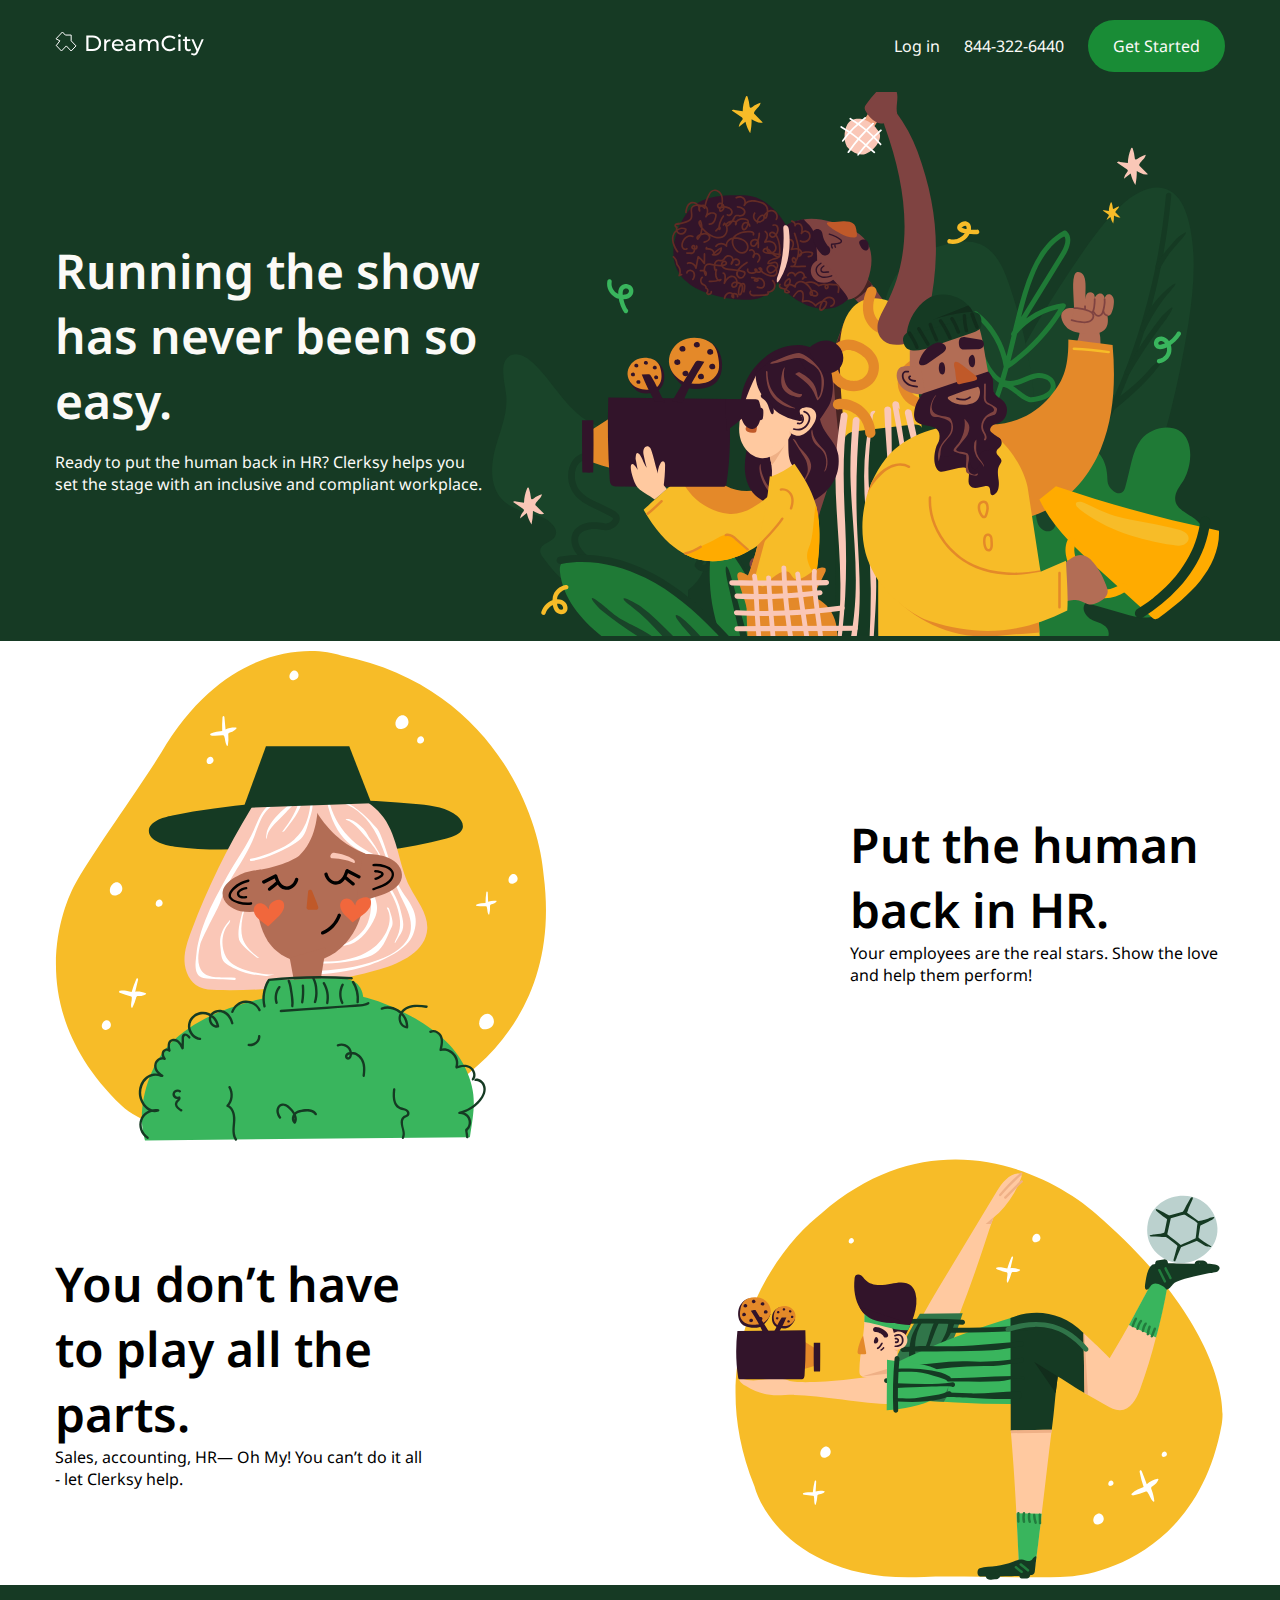
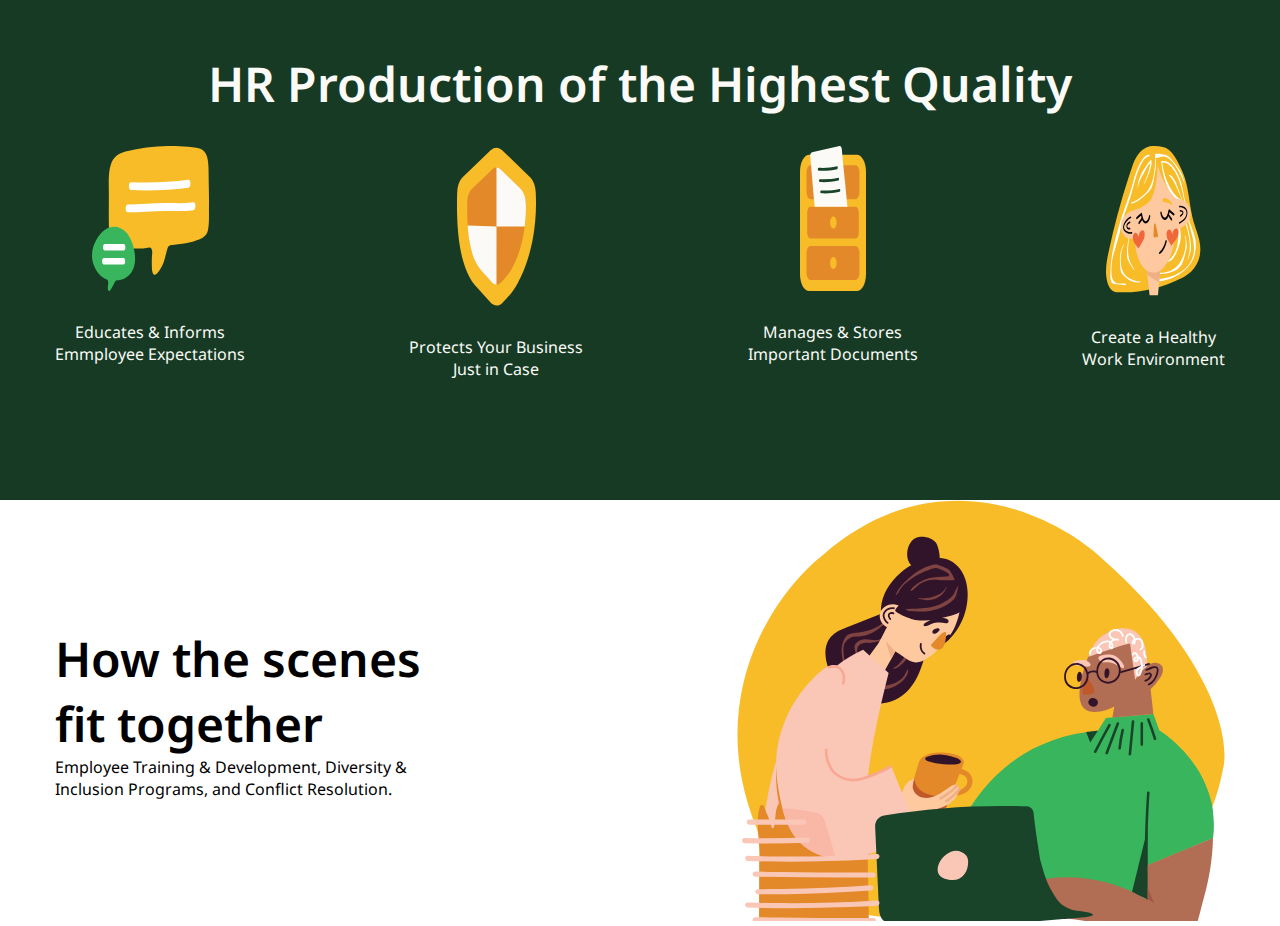
<file: index.html>
<!DOCTYPE html>
<html lang="en">
<head>
    <meta charset="UTF-8">
    <meta name="viewport" content="width=device-width, initial-scale=1.0">
    <link rel="stylesheet" href="./css/style.css">
    <link rel="preconnect" href="https://fonts.googleapis.com">
<link rel="preconnect" href="https://fonts.gstatic.com" crossorigin>
<link href="https://fonts.googleapis.com/css2?family=Noto+Sans:wght@600&display=swap" rel="stylesheet">
    <title>CLersky</title>
</head>
<body>
    <header class="header">
        <div class="container">
            <div class="header__wrap">
                <div class="header__logo">
                    <img src="./img/logo.svg" alt="logo">
                </div>
                <div class="header__block">
                    <ul class="header__menu">
                        <li class="header__item">
                            <a href="#">Log in</a>
                        </li>
                        <li class="header__item">
                            <a href="tel:88443326440">844-322-6440</a>
                        </li>
                        <li class="header__item header__item_g">
                            <a href="#">Get Started</a>
                        </li>
                    </ul>
                </div>
            </div>

        </div>
    </header>
    <section class="intro">
        <div class="container">
            <div class="intro__wrap">
                <div class="intro__texts">
                    <h1 class="title title_w intro__title">Running the show has never been so easy.</h1>
                        <p class="text text_w intro__text">
                            Ready to put the human back in HR? Clerksy helps you set the
                            stage with an inclusive and compliant workplace.
                        </p>
                </div>
                <div class="intro__pic">
                    <img src="./img/men.svg" alt="men">
                </div>
            </div>
        </div>
    </section>
    <section class="hr">
        <div class="container">
            <div class="hr__block">
                <div class="hr__pic">
                    <img src="./img/picture1.svg" alt="picture1">
                </div>
                <div class="hr__texts">
                    <h2 class="title hr__ttile">
                        Put the human back in HR.
                    </h2>
                    <p class="text hr__text">
                        Your employees are the real stars. Show the love and help them perform!
                    </p>
                </div>
            </div>
        <div class="hr__block">
            <div class="hr__texts">
                <h2 class="title hr__ttile">
                  You don’t have to play all the parts.
                </h2>
                <p class="text hr__text">
                    Sales, accounting, HR— Oh My! You can’t do it all - let Clerksy help.
                </p>
        </div>
        <div class="hr__pic">
            <img src="./img/picture2.svg" alt="picture2">
                 </div>
            </div>
         </div>
    </section>
    <section class="hq">
        <div class="container">
            <h2 class="title title_w hq__title">
                HR Production of the Highest Quality
            </h2>
            <div class="hq__row">
                <div class="hq__card">
                    <img src="./img/Frame1.svg" alt="icon">
                    <p class="text text_w hq__text">Educates & Informs <br> Emmployee Expectations</p>
                </div>
                <div class="hq__card">
                    <img src="./img/Frame2.svg" alt="icon">
                    <p class="text text_w hq__text">Protects Your Business <br> Just in Case</p>
                </div>
                <div class="hq__card">
                    <img src="./img/Frame3.svg" alt="icon">
                    <p class="text text_w hq__text">Manages & Stores <br> Important Documents</p>
                </div>
                <div class="hq__card">
                    <img src="./img/Frame.svg" alt="icon">
                    <p class="text text_w hq__text">Create a Healthy<br> Work Environment</p>
                </div>
            </div>
        </div>
    </section>
    <section class="hr"> 
        <div class="container"> 
            <div class="hr__block"> 
                <div class="hr__texts"> 
                    <h2 class="title hr__title"> 
                        How the scenes fit together 
                    </h2> 
                <p class="text hr__text"> 
                    Employee Training & Development, Diversity & Inclusion Programs, and Conflict Resolution. 
                </p> 
             </div> 
             <div class="hr__pic"> 
                <img src="./img/characters.svg" alt="picture"> 
            </div> 
            </div> 
    </section>
</body>
</html>
</file>
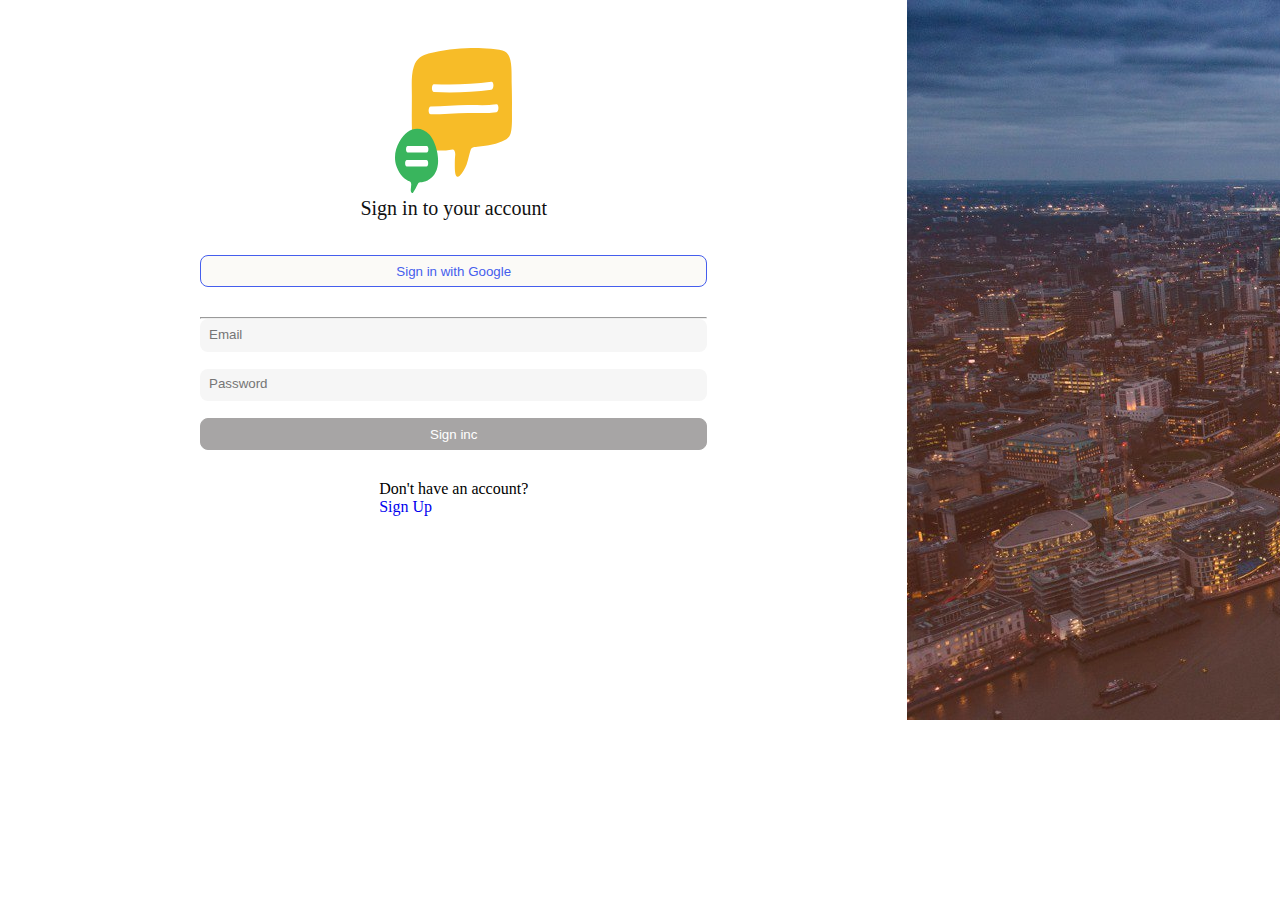
<file: signin.html>
<!DOCTYPE html>
<html lang="en">
<head>
    <meta charset="UTF-8">
    <meta name="viewport" content="width=device-width, initial-scale=1.0">
    <link rel="stylesheet" href="./css/style.css">
    <title>Document</title>
</head>
<body>
    <section class="signin">
        <div class="signin__wrap">
            <div class="signin__block">
                 <div class="signin__logo">
                    <img src="./img/Frame1.svg" alt="logo">
                </div>
                <div class="signin__box">
                    <h2 class="signin__title">Sign in to your account</h2>
                    <form action="" class="signin__form">
                        <button class="signin__google">Sign in with Google</button>
                        <hr>
                        <input type="text" class="signin__input" placeholder="Email">
                        <input type="text" class="signin__input" placeholder="Password">
                        <button class="signin__enter signin__enter__grey">Sign inc</button>
                    </form>


                </div>
                <div class="signin__signup">
                    <p class="signin__acc">Don't have an account?</p>
                    <a href="#" class="signin__reg">Sign Up</a>
                </div>
            </div>
            <div class="signin__pic">
                <img src="./img/photo_2023-09-05_13-29-19.jpg" alt="pic">
            </div>
        </div>
    </section>
</body>
</html>
</file>
<file: css/style.css>
* {
    margin: 0;
    padding: 0;
    box-sizing: border-box;
}

a {
    text-decoration: none;
}

li {
    list-style: none;
}

.container {
    width: 1170px;
    margin: 0 auto;

}

body {
    font-family: Noto Sans;
}

/*header*/

.header {
    background-color: #163A24;
    padding: 20px;
}

.header__wrap {
    display: flex;
    align-items: center;
    justify-content: space-between;
}

.header__menu {
    display: flex;
    align-items: center;
}

.header__item a {
    color: #fbfaf7;
    font-size: 16px;
    font-weight: 400;
}

.header__item {
    margin-left: 24px;
}

.header__item_g {
    background-color: #198c36;
    padding: 15px 25px;
    border-radius: 48px;
}

.title {
    font-size: 48px;
    font-weight: 600;
}

text {
    font-size: 18px;
    font-weight: 400;
}

.text_w,
.title_w {
    color: #fbfaf7
}

/* intro */

.intro {
    background-color: #163A24;
}

.intro__wrap {
    display: flex;
}

.intro__texts {
    display: flex;
    flex-direction: column;
    justify-content: center;
}

.intro__title {
    margin-bottom: 18px;
}

/* hr*/

.hr__block {
    display: flex;
    justify-content: space-between;
}

.hr__texts {
    display: flex;
    flex-direction: column;
    justify-content: center;
    width: 375px;
}

/* hq */

.hq {
    background-color: #163A24;
    padding: 66px 0 120px;
}

.hq__title {
    text-align: center;
    margin-bottom: 30px;
}

.hq__row {
    display: flex;
    justify-content: space-between;
}

.hq__card {
    display: flex;
    flex-direction: column;
    align-items: center;
}

.hq__text {
    text-align: center;
    margin-top: 30px;
}

/* sign in */

.signin {
    font-family: Inter;
}

.signin__wrap {
    display: flex;
}

.signin__block {
    padding: 48px 200px;
    display: flex;
    flex-direction: column;
    align-items: center;
   
}

.signin__signin {
    display: flex;
}

.signin__box {
    display: flex;
    flex-direction: column;
    align-items: center;
}

.signin__title {
    font-size: 20px;
    font-weight: 500;
    color: #111;
    margin-bottom: 35px;
}

.signin__google {
    border-radius: 8px;
    border: 1px solid #455EED;
    padding: 7.5px 30px;
    color: #455EED;
    background: #fbfaf7;
    margin-bottom: 30px;
    width: 100%;
}

.signin__input {
    border-radius: 8px;
    background: #f6f6f6;
    padding: 7.5px 9px 10px 9px;
    width: 100%;
    margin-bottom: 17px;
    border: none;
}

.signin__enter{
    border-radius: 8px;
    border: 1px solid #a7a5a5;
    padding: 7.5px 30px;
    color: #fff;
    background: #a7a5a5;
    margin-bottom: 30px;
    width: 100%;
}

.signin__pic{
    width: 100px;
}
</file>
